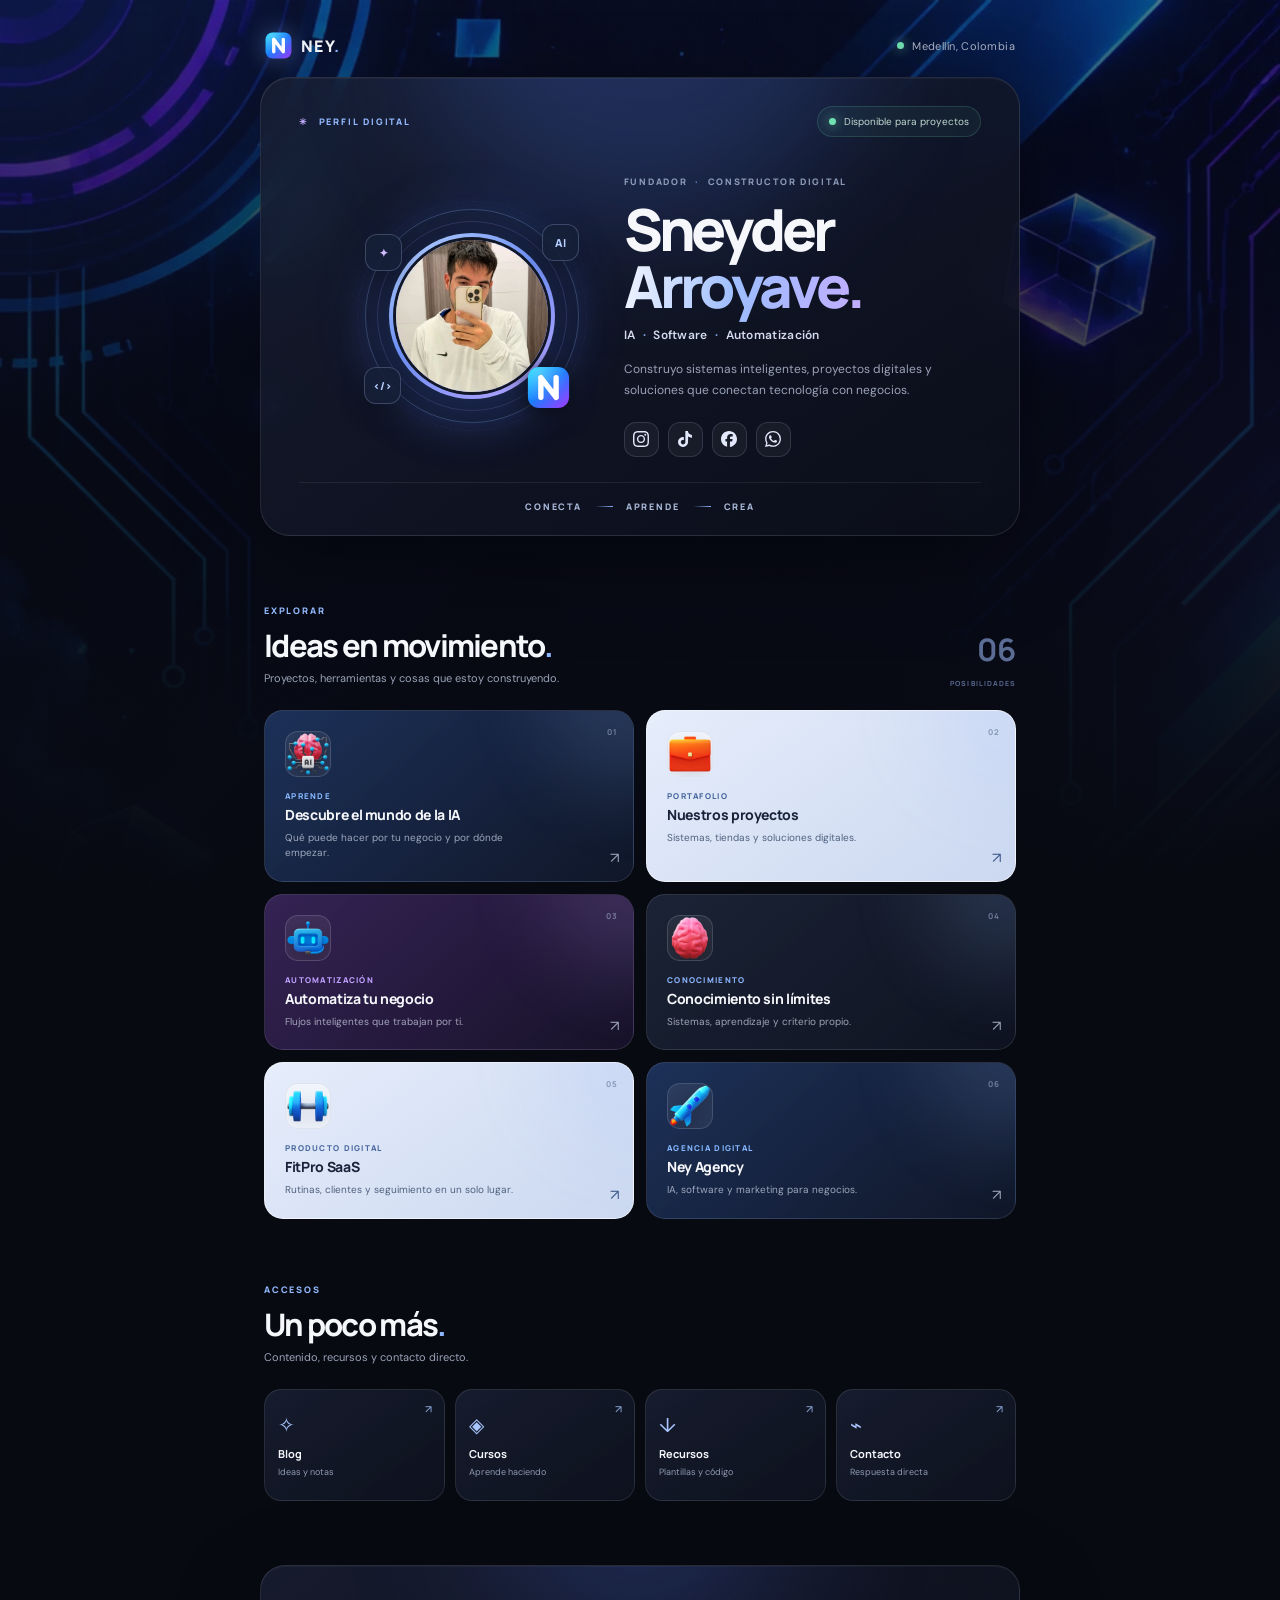
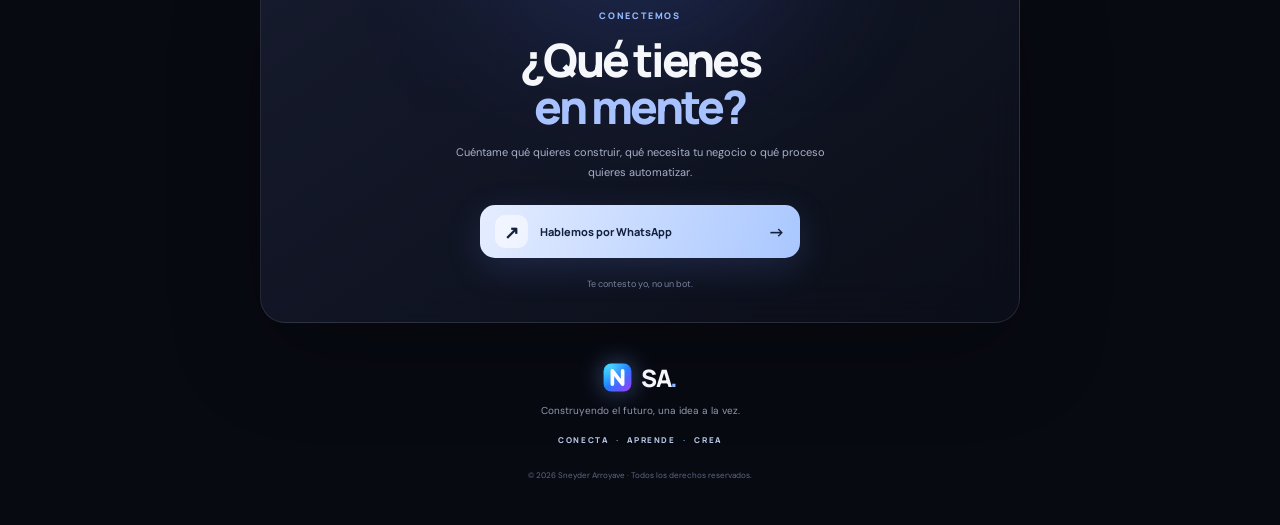
<file: index.html>
<!DOCTYPE html>
<html lang="es">
<head>
  <meta charset="UTF-8">
  <meta name="viewport" content="width=device-width, initial-scale=1, viewport-fit=cover">
  <script>document.documentElement.classList.add("js")</script>
  <meta name="theme-color" content="#080a12">
  <meta name="description" content="Sneyder Arroyave. IA, software y automatización. Conecta, aprende y crea.">
  <title>Sneyder Arroyave — IA, software y automatización</title>
  <link rel="canonical" href="https://sneyder.biolnk.si/">
  <meta property="og:type" content="website">
  <meta property="og:site_name" content="Sneyder Arroyave">
  <meta property="og:title" content="Sneyder Arroyave — Conecta · Aprende · Crea">
  <meta property="og:description" content="IA, software y automatización. Ney Agency · FitPro SaaS · Proyectos.">
  <meta property="og:image" content="https://sneyder.biolnk.si/og-ney.jpg">
  <meta property="og:image:secure_url" content="https://sneyder.biolnk.si/og-ney.jpg">
  <meta property="og:image:type" content="image/jpeg">
  <meta property="og:image:width" content="1200">
  <meta property="og:image:height" content="630">
  <meta property="og:image:alt" content="Sneyder Arroyave — IA, software y automatización">
  <meta property="og:url" content="https://sneyder.biolnk.si/">
  <meta property="og:locale" content="es_CO">
  <meta name="twitter:card" content="summary_large_image">
  <meta name="twitter:title" content="Sneyder Arroyave — Conecta · Aprende · Crea">
  <meta name="twitter:description" content="IA, software y automatización. Ney Agency · FitPro SaaS · Proyectos.">
  <meta name="twitter:image" content="https://sneyder.biolnk.si/og-ney.jpg">
  <link rel="icon" href="favicon.ico" sizes="32x32">
  <link rel="icon" type="image/png" sizes="32x32" href="assets/brand/favicon-32.png">
  <link rel="icon" type="image/png" sizes="16x16" href="assets/brand/favicon-16.png">
  <link rel="icon" type="image/png" sizes="192x192" href="assets/brand/favicon-192.png">
  <link rel="apple-touch-icon" sizes="180x180" href="apple-touch-icon.png">
  <link rel="preload" as="image" href="assets/avatar-ney.webp">
  <link rel="stylesheet" href="styles.css">
  <link rel="preconnect" href="https://fonts.googleapis.com">
  <link rel="preconnect" href="https://fonts.gstatic.com" crossorigin>
  <link href="https://fonts.googleapis.com/css2?family=DM+Sans:wght@400;500;600;700;800&family=Manrope:wght@400;500;600;700;800&display=swap" rel="stylesheet">
  <script src="script.js" defer></script>
</head>
<body>
  <div class="ambient" aria-hidden="true">
    <div class="ambient__neon"></div>
    <div class="ambient__glow ambient__glow--one"></div>
    <div class="ambient__glow ambient__glow--two"></div>
    <div class="ambient__grid"></div>
    <div class="ambient__noise"></div>
  </div>

  <main class="shell">
    <header class="topbar reveal">
      <a class="wordmark" href="#" aria-label="Inicio">
        <img src="assets/brand/logo-mark.svg" alt="" width="27" height="27">
        <span>NEY<span class="wordmark__dot">.</span></span>
      </a>
      <span class="topbar__location"><i></i> Medellín, Colombia</span>
    </header>

    <section class="hero panel">
      <div class="hero__topline reveal">
        <span class="eyebrow"><span class="eyebrow__spark">✳</span> PERFIL DIGITAL</span>
        <span class="availability"><i></i> Disponible para proyectos</span>
      </div>

      <div class="hero__identity">
        <div class="portrait-wrap reveal">
          <div class="portrait-wrap__halo"></div>
          <div class="portrait">
            <img src="assets/avatar-ney.webp" alt="Retrato de Sneyder Arroyave" width="168" height="168" fetchpriority="high">
          </div>
          <img class="portrait__brand" src="assets/brand/logo-mark.svg" alt="Ney Agency" width="43" height="43">
          <span class="float-tag float-tag--ai">AI</span>
          <span class="float-tag float-tag--code">&lt;/&gt;</span>
          <span class="float-tag float-tag--spark">✦</span>
        </div>

        <div class="hero__copy reveal">
          <p class="hero__role">FUNDADOR <span>·</span> CONSTRUCTOR DIGITAL</p>
          <h1>Sneyder<br><span>Arroyave.</span></h1>
          <p class="hero__specialty">IA <b>·</b> Software <b>·</b> Automatización</p>
          <p class="hero__description">Construyo sistemas inteligentes, proyectos digitales y soluciones que conectan tecnología con negocios.</p>
          <nav class="socials" aria-label="Redes sociales">
            <a href="https://www.instagram.com/sneyder_skr/" target="_blank" rel="noopener noreferrer" aria-label="Instagram" title="Instagram"><svg viewBox="0 0 24 24" aria-hidden="true"><path d="M7.0301.084c-1.2768.0602-2.1487.264-2.911.5634-.7888.3075-1.4575.72-2.1228 1.3877-.6652.6677-1.075 1.3368-1.3802 2.127-.2954.7638-.4956 1.6365-.552 2.914-.0564 1.2775-.0689 1.6882-.0626 4.947.0062 3.2586.0206 3.6671.0825 4.9473.061 1.2765.264 2.1482.5635 2.9107.308.7889.72 1.4573 1.388 2.1228.6679.6655 1.3365 1.0743 2.1285 1.38.7632.295 1.6361.4961 2.9134.552 1.2773.056 1.6884.069 4.9462.0627 3.2578-.0062 3.668-.0207 4.9478-.0814 1.28-.0607 2.147-.2652 2.9098-.5633.7889-.3086 1.4578-.72 2.1228-1.3881.665-.6682 1.0745-1.3378 1.3795-2.1284.2957-.7632.4966-1.636.552-2.9124.056-1.2809.0692-1.6898.063-4.948-.0063-3.2583-.021-3.6668-.0817-4.9465-.0607-1.2797-.264-2.1487-.5633-2.9117-.3084-.7889-.72-1.4568-1.3876-2.1228C21.2982 1.33 20.628.9208 19.8378.6165 19.074.321 18.2017.1197 16.9244.0645 15.6471.0093 15.236-.005 11.977.0014 8.718.0076 8.31.0215 7.0301.0839m.1402 21.6932c-1.17-.0509-1.8053-.2453-2.2287-.408-.5606-.216-.96-.4771-1.3819-.895-.422-.4178-.6811-.8186-.9-1.378-.1644-.4234-.3624-1.058-.4171-2.228-.0595-1.2645-.072-1.6442-.079-4.848-.007-3.2037.0053-3.583.0607-4.848.05-1.169.2456-1.805.408-2.2282.216-.5613.4762-.96.895-1.3816.4188-.4217.8184-.6814 1.3783-.9003.423-.1651 1.0575-.3614 2.227-.4171 1.2655-.06 1.6447-.072 4.848-.079 3.2033-.007 3.5835.005 4.8495.0608 1.169.0508 1.8053.2445 2.228.408.5608.216.96.4754 1.3816.895.4217.4194.6816.8176.9005 1.3787.1653.4217.3617 1.056.4169 2.2263.0602 1.2655.0739 1.645.0796 4.848.0058 3.203-.0055 3.5834-.061 4.848-.051 1.17-.245 1.8055-.408 2.2294-.216.5604-.4763.96-.8954 1.3814-.419.4215-.8181.6811-1.3783.9-.4224.1649-1.0577.3617-2.2262.4174-1.2656.0595-1.6448.072-4.8493.079-3.2045.007-3.5825-.006-4.848-.0608M16.953 5.5864A1.44 1.44 0 1 0 18.39 4.144a1.44 1.44 0 0 0-1.437 1.4424M5.8385 12.012c.0067 3.4032 2.7706 6.1557 6.173 6.1493 3.4026-.0065 6.157-2.7701 6.1506-6.1733-.0065-3.4032-2.771-6.1565-6.174-6.1498-3.403.0067-6.156 2.771-6.1496 6.1738M8 12.0077a4 4 0 1 1 4.008 3.9921A3.9996 3.9996 0 0 1 8 12.0077"/></svg></a>
            <a href="https://www.tiktok.com/@neycreator404" target="_blank" rel="noopener noreferrer" aria-label="TikTok" title="TikTok"><svg viewBox="0 0 24 24" aria-hidden="true"><path d="M12.525.02c1.31-.02 2.61-.01 3.91-.02.08 1.53.63 3.09 1.75 4.17 1.12 1.11 2.7 1.62 4.24 1.79v4.03c-1.44-.05-2.89-.35-4.2-.97-.57-.26-1.1-.59-1.62-.93-.01 2.92.01 5.84-.02 8.75-.08 1.4-.54 2.79-1.35 3.94-1.31 1.92-3.58 3.17-5.91 3.21-1.43.08-2.86-.31-4.08-1.03-2.02-1.19-3.44-3.37-3.65-5.71-.02-.5-.03-1-.01-1.49.18-1.9 1.12-3.72 2.58-4.96 1.66-1.44 3.98-2.13 6.15-1.72.02 1.48-.04 2.96-.04 4.44-.99-.32-2.15-.23-3.02.37-.63.41-1.11 1.04-1.36 1.75-.21.51-.15 1.07-.14 1.61.24 1.64 1.82 3.02 3.5 2.87 1.12-.01 2.19-.66 2.77-1.61.19-.33.4-.67.41-1.06.1-1.79.06-3.57.07-5.36.01-4.03-.01-8.05.02-12.07z"/></svg></a>
            <a href="https://www.facebook.com/sneyder.arroyave.5" target="_blank" rel="noopener noreferrer" aria-label="Facebook" title="Facebook"><svg viewBox="0 0 24 24" aria-hidden="true"><path d="M9.101 23.691v-7.98H6.627v-3.667h2.474v-1.58c0-4.085 1.848-5.978 5.858-5.978.401 0 .955.042 1.468.103a8.68 8.68 0 0 1 1.141.195v3.325a8.623 8.623 0 0 0-.653-.036 26.805 26.805 0 0 0-.733-.009c-.707 0-1.259.096-1.675.309a1.686 1.686 0 0 0-.679.622c-.258.42-.374.995-.374 1.752v1.297h3.919l-.386 2.103-.287 1.564h-3.246v8.245C19.396 23.238 24 18.179 24 12.044c0-6.627-5.373-12-12-12s-12 5.373-12 12c0 5.628 3.874 10.35 9.101 11.647Z"/></svg></a>
            <a href="https://wa.me/573228084525?text=Hola%20Sneyder%2C%20te%20escribo%20desde%20tu%20bio%20link." target="_blank" rel="noopener noreferrer" aria-label="WhatsApp" title="WhatsApp"><svg viewBox="0 0 24 24" aria-hidden="true"><path d="M17.472 14.382c-.297-.149-1.758-.867-2.03-.967-.273-.099-.471-.148-.67.15-.197.297-.767.966-.94 1.164-.173.199-.347.223-.644.075-.297-.15-1.255-.463-2.39-1.475-.883-.788-1.48-1.761-1.653-2.059-.173-.297-.018-.458.13-.606.134-.133.298-.347.446-.52.149-.174.198-.298.298-.497.099-.198.05-.371-.025-.52-.075-.149-.669-1.612-.916-2.207-.242-.579-.487-.5-.669-.51-.173-.008-.371-.01-.57-.01-.198 0-.52.074-.792.372-.272.297-1.04 1.016-1.04 2.479 0 1.462 1.065 2.875 1.213 3.074.149.198 2.096 3.2 5.077 4.487.709.306 1.262.489 1.694.625.712.227 1.36.195 1.871.118.571-.085 1.758-.719 2.006-1.413.248-.694.248-1.289.173-1.413-.074-.124-.272-.198-.57-.347m-5.421 7.403h-.004a9.87 9.87 0 01-5.031-1.378l-.361-.214-3.741.982.998-3.648-.235-.374a9.86 9.86 0 01-1.51-5.26c.001-5.45 4.436-9.884 9.888-9.884 2.64 0 5.122 1.03 6.988 2.898a9.825 9.825 0 012.893 6.994c-.003 5.45-4.437 9.884-9.885 9.884m8.413-18.297A11.815 11.815 0 0012.05 0C5.495 0 .16 5.335.157 11.892c0 2.096.547 4.142 1.588 5.945L.057 24l6.305-1.654a11.882 11.882 0 005.683 1.448h.005c6.554 0 11.89-5.335 11.893-11.893a11.821 11.821 0 00-3.48-8.413Z"/></svg></a>
          </nav>
        </div>
      </div>

      <div class="hero__bottom reveal">
        <span>CONECTA</span><i></i><span>APRENDE</span><i></i><span>CREA</span>
      </div>
    </section>

    <section class="section" id="explorar">
      <div class="section-heading reveal">
        <div>
          <span class="section-kicker">EXPLORAR</span>
          <h2>Ideas en movimiento<span>.</span></h2>
          <p>Proyectos, herramientas y cosas que estoy construyendo.</p>
        </div>
        <span class="section-count">06<br><small>POSIBILIDADES</small></span>
      </div>

      <div class="projects">
        <a href="https://wa.me/573228084525?text=Hola%20Sneyder%2C%20quiero%20entender%20c%C3%B3mo%20usar%20IA%20en%20mi%20negocio." class="project project--blue reveal" target="_blank" rel="noopener noreferrer">
          <span class="project__number">01</span>
          <span class="project__icon"><img src="assets/3d/ia.webp" alt="" width="44" height="44" loading="lazy" decoding="async"></span>
          <span class="project__content"><small>APRENDE</small><strong>Descubre el mundo de la IA</strong><em>Qué puede hacer por tu negocio y por dónde empezar.</em></span>
          <span class="project__arrow">↗</span>
        </a>
        <a href="https://github.com/N3KOSAURIO" class="project project--light reveal" target="_blank" rel="noopener noreferrer">
          <span class="project__number">02</span>
          <span class="project__icon"><img src="assets/3d/portafolio.webp" alt="" width="44" height="44" loading="lazy" decoding="async"></span>
          <span class="project__content"><small>PORTAFOLIO</small><strong>Nuestros proyectos</strong><em>Sistemas, tiendas y soluciones digitales.</em></span>
          <span class="project__arrow">↗</span>
        </a>
        <a href="https://wa.me/573228084525?text=Hola%20Sneyder%2C%20quiero%20automatizar%20procesos%20de%20mi%20negocio." class="project project--violet reveal" target="_blank" rel="noopener noreferrer">
          <span class="project__number">03</span>
          <span class="project__icon"><img src="assets/3d/automatizacion.webp" alt="" width="44" height="44" loading="lazy" decoding="async"></span>
          <span class="project__content"><small>AUTOMATIZACIÓN</small><strong>Automatiza tu negocio</strong><em>Flujos inteligentes que trabajan por ti.</em></span>
          <span class="project__arrow">↗</span>
        </a>
        <a href="https://wa.me/573228084525?text=Hola%20Sneyder%2C%20me%20interesa%20tu%20contenido%20sobre%20aprendizaje%20y%20sistemas." class="project project--dark reveal" target="_blank" rel="noopener noreferrer">
          <span class="project__number">04</span>
          <span class="project__icon"><img src="assets/3d/conocimiento.webp" alt="" width="44" height="44" loading="lazy" decoding="async"></span>
          <span class="project__content"><small>CONOCIMIENTO</small><strong>Conocimiento sin límites</strong><em>Sistemas, aprendizaje y criterio propio.</em></span>
          <span class="project__arrow">↗</span>
        </a>
        <a href="https://wa.me/573228084525?text=Hola%20Sneyder%2C%20quiero%20saber%20del%20SaaS%20FitPro." class="project project--light reveal" target="_blank" rel="noopener noreferrer">
          <span class="project__number">05</span>
          <span class="project__icon"><img src="assets/3d/fitpro.webp" alt="" width="44" height="44" loading="lazy" decoding="async"></span>
          <span class="project__content"><small>PRODUCTO DIGITAL</small><strong>FitPro SaaS</strong><em>Rutinas, clientes y seguimiento en un solo lugar.</em></span>
          <span class="project__arrow">↗</span>
        </a>
        <a href="https://kumo.mork.click" class="project project--blue reveal" target="_blank" rel="noopener noreferrer">
          <span class="project__number">06</span>
          <span class="project__icon"><img src="assets/3d/agencia.webp" alt="" width="44" height="44" loading="lazy" decoding="async"></span>
          <span class="project__content"><small>AGENCIA DIGITAL</small><strong>Ney Agency</strong><em>IA, software y marketing para negocios.</em></span>
          <span class="project__arrow">↗</span>
        </a>
      </div>
    </section>

    <section class="section section--short">
      <div class="section-heading reveal">
        <div>
          <span class="section-kicker">ACCESOS</span>
          <h2>Un poco más<span>.</span></h2>
          <p>Contenido, recursos y contacto directo.</p>
        </div>
      </div>
      <div class="shortcuts">
        <a class="shortcut reveal" href="https://wa.me/573228084525?text=Hola%20Sneyder%2C%20quiero%20el%20blog%20nuevo." target="_blank" rel="noopener noreferrer"><span>✧</span><strong>Blog</strong><small>Ideas y notas</small><b>↗</b></a>
        <a class="shortcut reveal" href="https://wa.me/573228084525?text=Hola%20Sneyder%2C%20info%20de%20los%20cursos." target="_blank" rel="noopener noreferrer"><span>◈</span><strong>Cursos</strong><small>Aprende haciendo</small><b>↗</b></a>
        <a class="shortcut reveal" href="https://github.com/N3KOSAURIO" target="_blank" rel="noopener noreferrer"><span>↓</span><strong>Recursos</strong><small>Plantillas y código</small><b>↗</b></a>
        <a class="shortcut reveal" href="https://wa.me/573228084525?text=Hola%20Sneyder%2C%20te%20escribo%20desde%20tu%20bio%20link." target="_blank" rel="noopener noreferrer"><span>⌁</span><strong>Contacto</strong><small>Respuesta directa</small><b>↗</b></a>
      </div>
    </section>

    <section class="contact panel reveal" id="contacto">
      <div class="contact__orb"></div>
      <span class="section-kicker">CONECTEMOS</span>
      <h2>¿Qué tienes<br><span>en mente?</span></h2>
      <p>Cuéntame qué quieres construir, qué necesita tu negocio o qué proceso quieres automatizar.</p>
      <a class="contact__button" href="https://wa.me/573228084525?text=Hola%20Sneyder%2C%20te%20escribo%20desde%20tu%20bio%20link." target="_blank" rel="noopener noreferrer">
        <span class="contact__wa">↗</span><span>Hablemos por WhatsApp</span><b>→</b>
      </a>
      <small>Te contesto yo, no un bot.</small>
    </section>

    <footer class="footer reveal">
      <a class="footer__brand" href="#" aria-label="Volver al inicio">
        <img src="assets/brand/logo-mark.svg" alt="" width="29" height="29">
        <span>SA<span>.</span></span>
      </a>
      <p>Construyendo el futuro, una idea a la vez.</p>
      <div class="footer__motto">CONECTA <i>·</i> APRENDE <i>·</i> CREA</div>
      <small>© 2026 Sneyder Arroyave · Todos los derechos reservados.</small>
    </footer>
  </main>
</body>
</html>
</file>
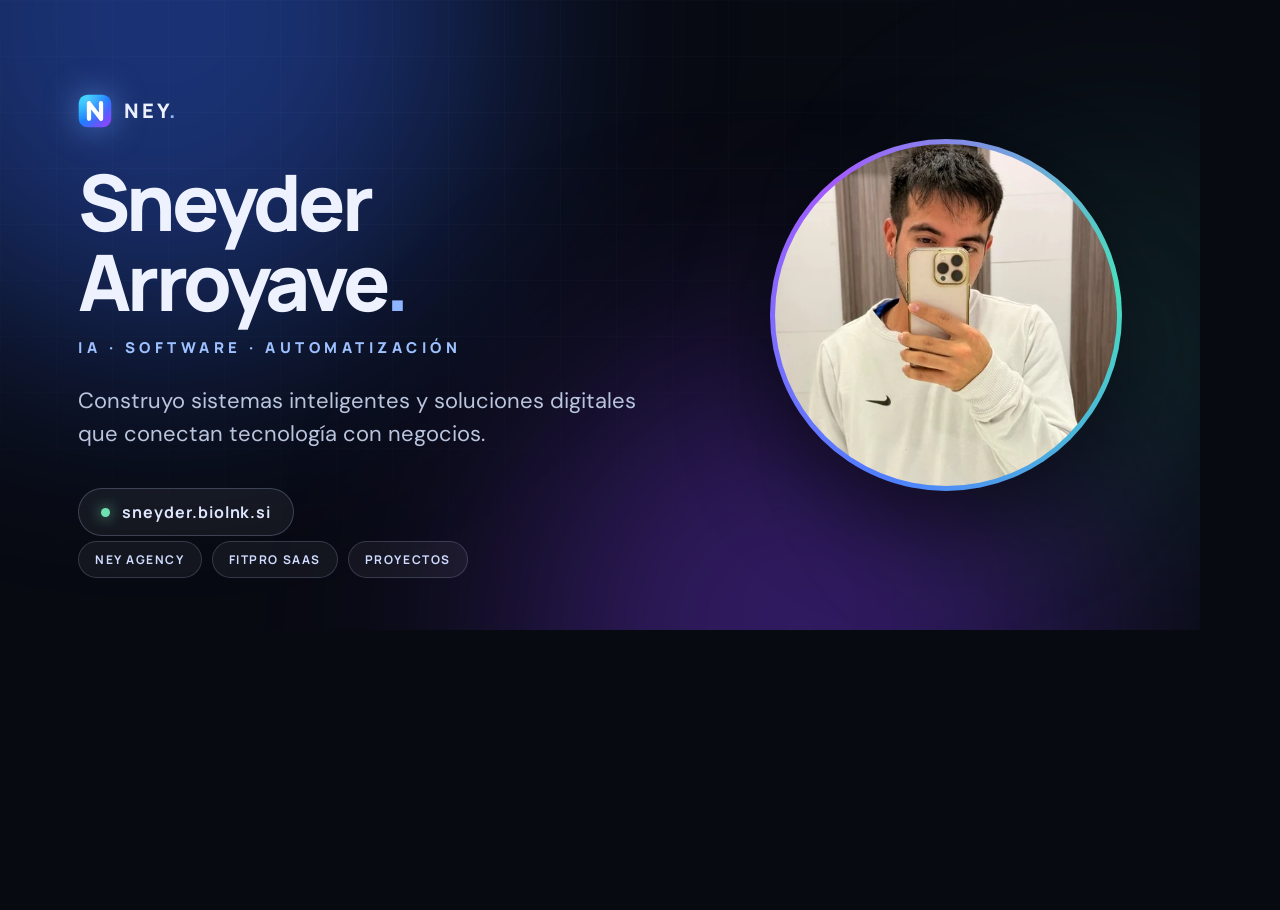
<file: src/og-card.html>
<!doctype html>
<html lang="es"><head><meta charset="utf-8">
<style>
@import url('https://fonts.googleapis.com/css2?family=Manrope:wght@400;600;700;800&family=DM+Sans:wght@400;500&display=swap');
*{margin:0;padding:0;box-sizing:border-box}
html,body{width:1200px;height:630px;overflow:hidden}
body{background:#080a12;font-family:Manrope,sans-serif;color:#eef2ff;position:relative}
.glow{position:absolute;border-radius:50%;filter:blur(120px)}
.g1{width:640px;height:640px;background:rgba(53,109,255,.42);top:-300px;left:-160px}
.g2{width:560px;height:560px;background:rgba(133,63,255,.34);bottom:-280px;right:120px}
.g3{width:320px;height:320px;background:rgba(72,224,190,.16);top:180px;right:-80px}
.grid{position:absolute;inset:0;opacity:.30;background-image:linear-gradient(rgba(166,190,255,.10) 1px,transparent 1px),linear-gradient(90deg,rgba(166,190,255,.10) 1px,transparent 1px);background-size:56px 56px;mask-image:radial-gradient(ellipse at 30% 20%,black,transparent 78%)}
.wrap{position:absolute;inset:0;display:flex;align-items:center;gap:64px;padding:0 78px}
.left{flex:1}
.brand{display:flex;align-items:center;gap:12px;margin-bottom:34px}
.brand img{width:34px;height:34px;filter:drop-shadow(0 0 16px rgba(115,165,255,.6))}
.brand b{font:800 20px Manrope;letter-spacing:.14em}
.brand b span{color:#8eb7ff}
h1{font:800 78px/1.02 Manrope;letter-spacing:-.045em;margin-bottom:16px}
h1 span{color:#8eb5ff}
.role{font:800 15px Manrope;letter-spacing:.30em;color:#9dc0ff;margin-bottom:26px}
.desc{font:400 22px/1.5 "DM Sans";color:#b9c4dd;max-width:560px;margin-bottom:38px}
.url{display:inline-flex;align-items:center;gap:12px;font:700 16px Manrope;letter-spacing:.06em;color:#dfe7ff;border:1px solid rgba(185,202,239,.24);border-radius:40px;padding:12px 22px;background:rgba(255,255,255,.055)}
.dot{width:9px;height:9px;border-radius:50%;background:#70e0b0;box-shadow:0 0 14px rgba(112,224,176,.9)}
.photo{width:352px;height:352px;border-radius:50%;padding:5px;background:conic-gradient(from 200deg,#4f7fff,#a45bff,#48e0be,#4f7fff);box-shadow:0 40px 90px rgba(0,0,0,.55)}
.photo img{width:100%;height:100%;border-radius:50%;object-fit:cover;display:block;background:#131826}
.chips{position:absolute;left:78px;bottom:52px;display:flex;gap:10px}
.chip{font:700 12px Manrope;letter-spacing:.13em;color:#cfdcff;border:1px solid rgba(185,202,239,.20);background:rgba(255,255,255,.05);border-radius:30px;padding:9px 16px}
</style></head>
<body>
<div class="glow g1"></div><div class="glow g2"></div><div class="glow g3"></div><div class="grid"></div>
<div class="wrap">
  <div class="left">
    <div class="brand"><img src="../assets/brand/logo-mark.svg" alt=""><b>NEY<span>.</span></b></div>
    <h1>Sneyder<br>Arroyave<span>.</span></h1>
    <div class="role">IA · SOFTWARE · AUTOMATIZACIÓN</div>
    <p class="desc">Construyo sistemas inteligentes y soluciones digitales que conectan tecnología con negocios.</p>
    <div class="url"><span class="dot"></span>sneyder.biolnk.si</div>
  </div>
  <div class="photo"><img src="../assets/avatar-ney.webp" alt=""></div>
</div>
<div class="chips"><span class="chip">NEY AGENCY</span><span class="chip">FITPRO SAAS</span><span class="chip">PROYECTOS</span></div>
</body></html>
</file>
<file: styles.css>
/* NEY — Premium personal link page */
:root {
  color-scheme: dark;
  --bg: #080a12;
  --panel: rgba(18, 22, 37, .72);
  --panel-border: rgba(255,255,255,.10);
  --text: #f6f7fb;
  --muted: #9ba3b8;
  --blue: #7ba7ff;
  --cyan: #8cecff;
  --violet: #b79aff;
  --ease: cubic-bezier(.2,.8,.2,1);
}
* { box-sizing: border-box; margin: 0; padding: 0; }
html { scroll-behavior: smooth; scroll-padding-top: 24px; }
body {
  min-height: 100vh; overflow-x: hidden; background: var(--bg); color: var(--text);
  font-family: "DM Sans", sans-serif; -webkit-font-smoothing: antialiased;
}
a { color: inherit; }
::selection { background: rgba(135,184,255,.35); color: white; }
.ambient { position: fixed; inset: 0; z-index: -1; overflow: hidden; pointer-events: none; background:
  radial-gradient(ellipse at 50% -20%, rgba(65,91,170,.22), transparent 55%),
  linear-gradient(180deg,#090c17 0%,#080a12 65%,#0b0d17 100%); }
.ambient__neon { position: absolute; inset: 0; background: url("img/fondo-neon.webp") center top / cover no-repeat; opacity: .62; }
.ambient::after { content: ""; position: absolute; inset: 0; background: linear-gradient(180deg, rgba(8,10,18,.18) 0%, rgba(8,10,18,.62) 42%, rgba(8,10,18,.9) 74%, #080a12 100%); }
.ambient__glow { position: absolute; width: 38rem; aspect-ratio: 1; border-radius: 50%; filter: blur(110px); opacity: .17; }
.ambient__glow--one { background: #356dff; top: -18rem; left: -18rem; }
.ambient__glow--two { background: #853fff; top: 42%; right: -25rem; }
.ambient__grid { position: absolute; inset: 0; opacity: .16; background-image: linear-gradient(rgba(166,190,255,.06) 1px,transparent 1px),linear-gradient(90deg,rgba(166,190,255,.06) 1px,transparent 1px); background-size: 58px 58px; mask-image: linear-gradient(to bottom,black,transparent 80%); }
.ambient__noise { position:absolute; inset:0; opacity:.025; background-image:url("data:image/svg+xml,%3Csvg viewBox='0 0 180 180' xmlns='http://www.w3.org/2000/svg'%3E%3Cfilter id='n'%3E%3CfeTurbulence type='fractalNoise' baseFrequency='.9' numOctaves='3' stitchTiles='stitch'/%3E%3C/filter%3E%3Crect width='100%25' height='100%25' filter='url(%23n)' opacity='.5'/%3E%3C/svg%3E"); }
.shell { width: min(100% - 36px, 760px); margin: 0 auto; padding: 24px 0 34px; }
.topbar { display:flex; justify-content:space-between; align-items:center; padding: 0 5px 18px; }
.wordmark,.footer__brand { display:flex; align-items:center; gap:9px; text-decoration:none; font:800 16px Manrope,sans-serif; letter-spacing:.08em; }
.wordmark img,.footer__brand img { filter:drop-shadow(0 0 12px rgba(115,165,255,.45)); }
.wordmark__dot,.footer__brand span span { color:#8eb7ff; }
.topbar__location { display:flex; align-items:center; gap:8px; color:#aab2c5; font-size:11px; letter-spacing:.04em; }
.topbar__location i,.availability i { width:7px; height:7px; border-radius:50%; background:#70e0b0; box-shadow:0 0 12px rgba(112,224,176,.8); }
.panel { position:relative; isolation:isolate; overflow:hidden; border:1px solid var(--panel-border); background:linear-gradient(145deg,rgba(25,31,51,.82),rgba(12,15,26,.78)); box-shadow:0 28px 90px rgba(0,0,0,.28),inset 0 1px rgba(255,255,255,.045); backdrop-filter:blur(24px); -webkit-backdrop-filter:blur(24px); }
.hero { border-radius:30px; padding:25px 30px 20px; }
.hero::before { content:""; position:absolute; z-index:-1; width:440px; height:440px; top:-290px; left:50%; transform:translateX(-50%); border-radius:50%; background:rgba(79,127,255,.22); filter:blur(65px); }
.hero__topline { display:flex; align-items:center; justify-content:space-between; gap:12px; }
.eyebrow,.section-kicker { color:#94baff; font:800 9px Manrope,sans-serif; letter-spacing:.2em; }
.eyebrow__spark { color:#c4adff; margin-right:6px; }
.availability { display:inline-flex; align-items:center; gap:8px; color:#c1d9d0; font-size:10px; padding:8px 11px; border:1px solid rgba(112,224,176,.17); background:rgba(112,224,176,.055); border-radius:30px; }
.hero__identity { display:grid; grid-template-columns: .9fr 1.1fr; align-items:center; gap:24px; max-width:590px; margin:38px auto 25px; }
.portrait-wrap { position:relative; width:220px; height:220px; display:grid; place-items:center; justify-self:center; }
.portrait-wrap__halo { position:absolute; inset:3px; border:1px solid rgba(142,183,255,.28); border-radius:50%; box-shadow:0 0 55px rgba(79,127,255,.16),inset 0 0 35px rgba(79,127,255,.08); animation:halo 6s ease-in-out infinite; }
.portrait-wrap__halo::before,.portrait-wrap__halo::after { content:""; position:absolute; border:1px solid rgba(179,157,255,.17); border-radius:50%; inset:11px; }
.portrait-wrap__halo::after { inset:-9px; border-style:dashed; opacity:.35; animation:spin 50s linear infinite; }
.portrait { width:166px; height:166px; border-radius:50%; padding:4px; background:linear-gradient(145deg,#b8d3ff,#6c8ff4 45%,#bba5ff); box-shadow:0 12px 55px rgba(71,119,255,.28); position:relative; z-index:1; }
.portrait img { display:block; width:100%; height:100%; border-radius:50%; object-fit:cover; border:3px solid #121727; }
.portrait__brand { position:absolute; z-index:3; width:43px; height:43px; right:12px; bottom:17px; filter:drop-shadow(0 4px 12px #080a12); }
.float-tag { position:absolute; z-index:2; display:grid; place-items:center; width:37px; height:37px; border-radius:12px; border:1px solid rgba(183,205,255,.24); background:rgba(21,31,55,.78); color:#b6d0ff; font:800 11px Manrope,sans-serif; box-shadow:0 8px 25px rgba(0,0,0,.25); backdrop-filter:blur(12px); animation:float 5s ease-in-out infinite; }
.float-tag--ai { top:18px; right:3px; }
.float-tag--code { bottom:22px; left:2px; animation-delay:-1.7s; }
.float-tag--spark { top:28px; left:3px; color:#d1baff; animation-delay:-3s; }
.hero__role { color:#8d9bb8; font:800 9px Manrope,sans-serif; letter-spacing:.19em; }
.hero__role span { color:#7599e9; padding:0 4px; }
.hero h1 { margin:13px 0 12px; font:800 clamp(38px,7vw,58px)/.98 Manrope,sans-serif; letter-spacing:-.065em; }
.hero h1 span { color:transparent; background:linear-gradient(100deg,#eaf1ff 5%,#9dbdff 48%,#c3adff 100%); background-clip:text; -webkit-background-clip:text; }
.hero__specialty { color:#d4dcef; font-size:12px; font-weight:600; letter-spacing:.025em; }
.hero__specialty b { color:#829fe3; padding:0 4px; }
.hero__description { max-width:310px; margin-top:16px; color:var(--muted); font-size:12px; line-height:1.8; }
.socials { display:flex; gap:9px; margin-top:20px; }
.socials a { display:grid; place-items:center; width:35px; height:35px; border:1px solid rgba(185,202,239,.16); border-radius:12px; background:rgba(255,255,255,.045); color:#e2e9fb; text-decoration:none; font:700 11px Manrope,sans-serif; transition:transform .3s var(--ease),background .3s,border-color .3s; }
.socials a svg { width:16px; height:16px; display:block; fill:currentColor; }
.socials a:hover { transform:translateY(-4px); background:rgba(119,158,255,.16); border-color:rgba(151,183,255,.45); }
.socials a[href*="instagram"]:hover { color:#f0a6d2; border-color:rgba(240,166,210,.45); }
.socials a[href*="tiktok"]:hover { color:#9ee7ff; border-color:rgba(158,231,255,.45); }
.socials a[href*="facebook"]:hover { color:#a5c4ff; border-color:rgba(165,196,255,.45); }
.socials a[href*="wa.me"]:hover, .socials a[href*="whatsapp"]:hover { color:#8ef0c0; border-color:rgba(142,240,192,.45); }
.hero__bottom { display:flex; align-items:center; justify-content:center; gap:13px; border-top:1px solid rgba(255,255,255,.075); padding-top:17px; color:#aab9d9; font:800 9px Manrope,sans-serif; letter-spacing:.2em; }
.hero__bottom i { width:18px; height:1px; background:linear-gradient(90deg,transparent,#8daeff); }
.hero__index { margin-left:auto; color:#68758f; font-size:8px; letter-spacing:.12em; }
.section { padding:62px 4px 0; }
.section--short { padding-top:58px; }
.section-heading { display:flex; justify-content:space-between; align-items:flex-end; gap:18px; margin-bottom:22px; }
.section-heading h2 { margin:9px 0 7px; font:750 clamp(24px,4vw,31px)/1.15 Manrope,sans-serif; letter-spacing:-.055em; }
.section-heading h2 span { color:#8eb5ff; }
.section-heading p { color:var(--muted); font-size:11px; line-height:1.6; }
.section-count { color:rgba(160,190,255,.55); text-align:right; font:700 31px/.8 Manrope,sans-serif; }
.section-count small { font:700 7px Manrope,sans-serif; letter-spacing:.15em; }
.projects { display:grid; grid-template-columns:1fr 1fr; gap:12px; }
.project { --accent: #9bc0ff; position:relative; isolation:isolate; min-height:143px; padding:18px 17px 16px; display:flex; flex-direction:column; align-items:flex-start; overflow:hidden; border-radius:19px; border:1px solid rgba(255,255,255,.105); text-decoration:none; transition:transform .35s var(--ease),border-color .35s,box-shadow .35s; }
.project::before { content:""; position:absolute; z-index:-1; width:180px; height:180px; right:-90px; top:-100px; border-radius:50%; background:var(--accent); opacity:.16; filter:blur(42px); transition:opacity .35s,transform .5s var(--ease); }
.project:hover { transform:translateY(-5px); border-color:color-mix(in srgb,var(--accent),transparent 55%); box-shadow:0 18px 35px rgba(0,0,0,.22); }
.project:hover::before { opacity:.3; transform:scale(1.35); }
.project--blue { --accent:#86b8ff; background:linear-gradient(140deg,rgba(36,62,112,.75),rgba(17,24,43,.9)); }
.project--violet { --accent:#c0a1ff; background:linear-gradient(140deg,rgba(77,48,119,.66),rgba(24,19,43,.94)); }
.project--dark { --accent:#8db5ff; background:linear-gradient(140deg,rgba(35,45,68,.72),rgba(15,20,33,.94)); }
.project--light { --accent:#8baeff; color:#18233a; background:linear-gradient(145deg,#e6edfb,#cbd8f0); border-color:rgba(255,255,255,.55); }
.project--light::before { opacity:.12; }
.project__number { position:absolute; right:15px; top:15px; color:rgba(210,222,255,.45); font:700 8px Manrope,sans-serif; letter-spacing:.1em; }
.project--light .project__number { color:rgba(26,44,78,.4); }
.project__icon { display:grid; place-items:center; width:46px; height:46px; margin-bottom:13px; border-radius:13px; color:var(--accent); background:rgba(255,255,255,.075); border:1px solid rgba(255,255,255,.12); font-size:18px; overflow:hidden; }
.project__icon img { width:100%; height:100%; object-fit:contain; display:block; filter:drop-shadow(0 6px 12px rgba(0,0,0,.35)); }
.project--light .project__icon { background:rgba(255,255,255,.62); border-color:rgba(41,66,111,.1); }
.project--light .project__icon img { filter:drop-shadow(0 6px 10px rgba(31,58,102,.18)); }
.project__content { display:flex; flex-direction:column; gap:5px; padding-right:9px; }
.project__content small { color:var(--accent); font:800 8px Manrope,sans-serif; letter-spacing:.16em; }
.project--light .project__content small { color:#49689f; }
.project__content strong { font:750 14px/1.35 Manrope,sans-serif; letter-spacing:-.025em; }
.project__content em { max-width:250px; color:rgba(223,231,248,.67); font:400 10px/1.55 "DM Sans",sans-serif; font-style:normal; }
.project--light .project__content em { color:#50617f; }
.project__arrow { position:absolute; right:14px; bottom:13px; color:rgba(223,233,255,.65); font-size:15px; transition:transform .3s var(--ease); }
.project--light .project__arrow { color:#425c8b; }
.project:hover .project__arrow { transform:translate(3px,-3px); }
.shortcuts { display:grid; grid-template-columns:repeat(4,1fr); gap:10px; }
.shortcut { position:relative; min-height:112px; display:flex; flex-direction:column; justify-content:center; align-items:flex-start; gap:5px; padding:15px 13px; border:1px solid rgba(255,255,255,.10); border-radius:17px; background:linear-gradient(145deg,rgba(29,37,59,.68),rgba(15,19,32,.85)); text-decoration:none; transition:transform .3s var(--ease),border-color .3s,background .3s; }
.shortcut:hover { transform:translateY(-4px); border-color:rgba(147,183,255,.42); background:rgba(37,50,80,.75); }
.shortcut>span { color:#a9c5ff; font-size:20px; margin-bottom:3px; }
.shortcut strong { font:700 11px Manrope,sans-serif; }
.shortcut small { color:#8f9ab2; font-size:9px; }
.shortcut b { position:absolute; right:12px; top:12px; color:#829bc8; font-size:11px; font-weight:500; }
.contact { margin-top:64px; padding:37px 24px 30px; text-align:center; border-radius:25px; }
.contact__orb { position:absolute; z-index:-1; width:280px; height:220px; top:-150px; left:50%; transform:translateX(-50%); border-radius:50%; background:#527aff; filter:blur(85px); opacity:.25; }
.contact h2 { margin:13px 0 12px; font:800 clamp(33px,6vw,46px)/1.02 Manrope,sans-serif; letter-spacing:-.06em; }
.contact h2 span { color:#a8c2ff; }
.contact p { max-width:380px; margin:0 auto; color:#a9b2c8; font-size:11px; line-height:1.8; }
.contact__button { width:min(100%,320px); min-height:53px; display:flex; align-items:center; gap:12px; margin:23px auto 13px; padding:8px 15px; border-radius:15px; background:linear-gradient(110deg,#e5edff,#a9c7ff); color:#14213d; text-decoration:none; font:750 11px Manrope,sans-serif; box-shadow:0 10px 35px rgba(107,151,255,.17); transition:transform .3s var(--ease),box-shadow .3s; }
.contact__button:hover { transform:translateY(-3px); box-shadow:0 14px 40px rgba(107,151,255,.3); }
.contact__wa { display:grid; place-items:center; width:33px; height:33px; border-radius:10px; background:rgba(255,255,255,.55); font-size:18px; }
.contact__button b { margin-left:auto; font-size:17px; }
.contact>small { color:#77839d; font-size:9px; }
.footer { padding:38px 10px 8px; text-align:center; }
.footer__brand { justify-content:center; font-size:24px; letter-spacing:-.06em; }
.footer p { margin:10px 0 17px; color:#8f99af; font-size:10px; }
.footer__motto { margin-bottom:17px; color:#b6c6e6; font:800 8px Manrope,sans-serif; letter-spacing:.2em; }
.footer__motto i { color:#779fe9; font-style:normal; padding:0 4px; }
.footer>small { color:#5e6980; font-size:8px; }
html.js .reveal { opacity:0; transform:translateY(18px); transition:opacity .75s var(--ease),transform .75s var(--ease); }
html.js .reveal.is-visible { opacity:1; transform:translateY(0); }
@keyframes spin { to { transform:rotate(360deg); } }
@keyframes float { 0%,100% { transform:translateY(0) rotate(0); } 50% { transform:translateY(-8px) rotate(3deg); } }
@keyframes halo { 0%,100% { transform:scale(1); opacity:.8; } 50% { transform:scale(1.035); opacity:1; } }
@media (min-width:900px) { .shell { padding-top:32px; } .hero { padding:28px 38px 22px; } .project { min-height:155px; padding:20px; } }
@media (max-width:620px) {
  .shell { width:min(100% - 24px,480px); padding-top:12px; }
  .topbar { padding:0 5px 13px; }
  .hero { padding:19px 16px 17px; border-radius:24px; }
  .hero__topline { align-items:flex-start; }
  .availability { font-size:9px; padding:7px 9px; }
  .hero__identity { grid-template-columns:1fr; gap:17px; margin:28px auto 22px; text-align:center; }
  .portrait-wrap { width:190px; height:190px; }
  .portrait { width:145px; height:145px; }
  .portrait__brand { width:39px; height:39px; right:9px; bottom:13px; }
  .float-tag { width:33px; height:33px; border-radius:10px; }
  .hero__copy { display:flex; flex-direction:column; align-items:center; }
  .hero h1 { font-size:46px; }
  .hero__description { max-width:310px; margin-top:13px; }
  .socials { margin-top:17px; }
  .hero__bottom { gap:9px; font-size:8px; letter-spacing:.15em; }
  .hero__bottom i { width:12px; }
  .section { padding-top:48px; }
  .section--short { padding-top:46px; }
  .section-heading { margin-bottom:17px; }
  .section-heading h2 { font-size:25px; }
  .projects { grid-template-columns:1fr; gap:10px; }
  .project { min-height:119px; display:grid; grid-template-columns:42px 1fr 18px; grid-template-rows:auto; align-items:center; column-gap:11px; padding:15px; }
  .project__number { right:12px; top:10px; font-size:7px; }
  .project__icon { grid-column:1; grid-row:1; width:38px; height:38px; margin:0; font-size:17px; }
  .project__content { grid-column:2; grid-row:1; padding:0 4px 0 0; gap:4px; }
  .project__content strong { font-size:13px; }
  .project__content em { font-size:9px; }
  .project__arrow { position:static; grid-column:3; grid-row:1; align-self:center; font-size:16px; }
  .shortcuts { grid-template-columns:repeat(2,1fr); gap:9px; }
  .shortcut { min-height:100px; padding:13px; }
  .contact { margin-top:49px; padding:31px 18px 25px; }
}
@media (max-width:360px) {
  .hero__topline { flex-direction:column; }
  .hero h1 { font-size:41px; }
  .hero__bottom { letter-spacing:.1em; }
}
@media (prefers-reduced-motion:reduce) {
  *,*::before,*::after { scroll-behavior:auto !important; animation-duration:.01ms !important; animation-iteration-count:1 !important; transition-duration:.01ms !important; }
  html.js .reveal { opacity:1; transform:none; }
}
</file>
